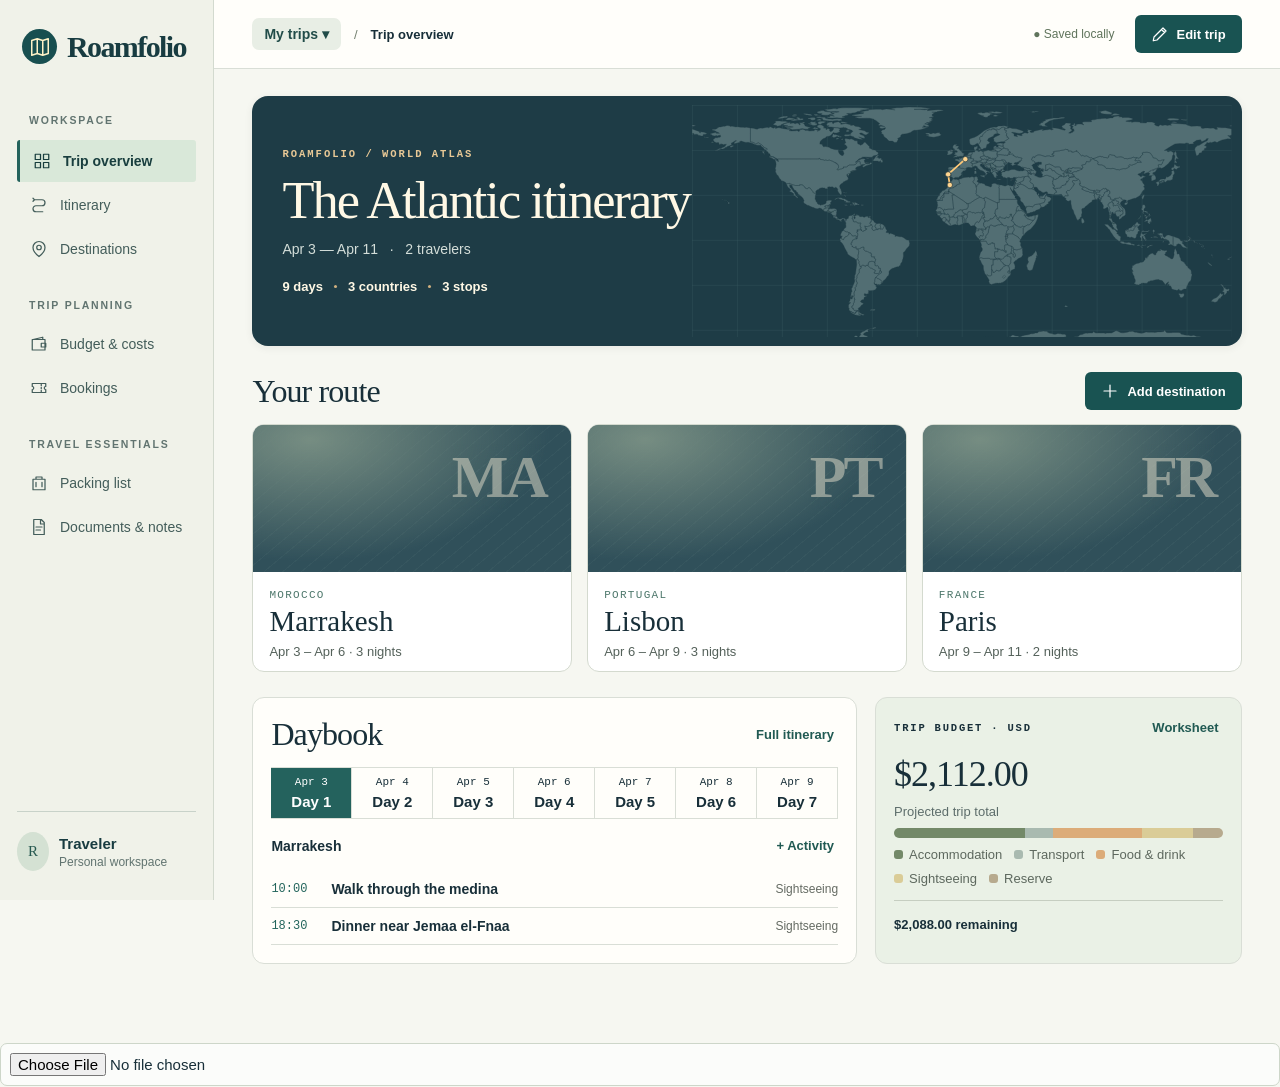
<file: web/index.html>
<!doctype html><html lang="en"><head><meta charset="utf-8"><meta name="viewport" content="width=device-width, initial-scale=1"><meta name="theme-color" content="#f6f7f3"><title>Roamfolio · World travel atlas</title><link rel="stylesheet" href="style.css"><link rel="stylesheet" href="atlas.css"><link rel="stylesheet" href="world.css"></head><body><aside><div class="brand"><span class="brandmark">◈</span> Roamfolio</div><div class="navlabel">WORKSPACE</div><nav id="nav"></nav><div class="sidefoot"><div class="avatar">R</div><div><strong>Traveler</strong><small>Personal workspace</small></div></div></aside><div class="workspace"><header><button id="menu" aria-label="Open navigation">☰</button><button class="workselect" data-action="trips">My trips ▾</button><span class="slash">/</span><strong id="crumb">Trip overview</strong><div class="headerend"><span class="save">● &nbsp; Saved locally</span><button class="primary" id="edit"></button></div></header><main id="main"></main></div><dialog id="modal"><form id="form"><div class="dialoghead"><h2 id="dialogtitle"></h2><button type="button" id="close" aria-label="Close">×</button></div><div id="fields"></div><div class="dialogbuttons"><button type="button" id="cancel">Cancel</button><button class="primary">Save changes</button></div></form></dialog><div role="status" id="toast"></div><input type="file" hidden id="restore" accept=".json"><script src="places.js"></script><script src="world-data.js"></script><script src="land.js"></script><script src="world.js"></script><script src="app.js"></script><script src="actions.js"></script><script src="forms.js"></script></body></html>
</file>
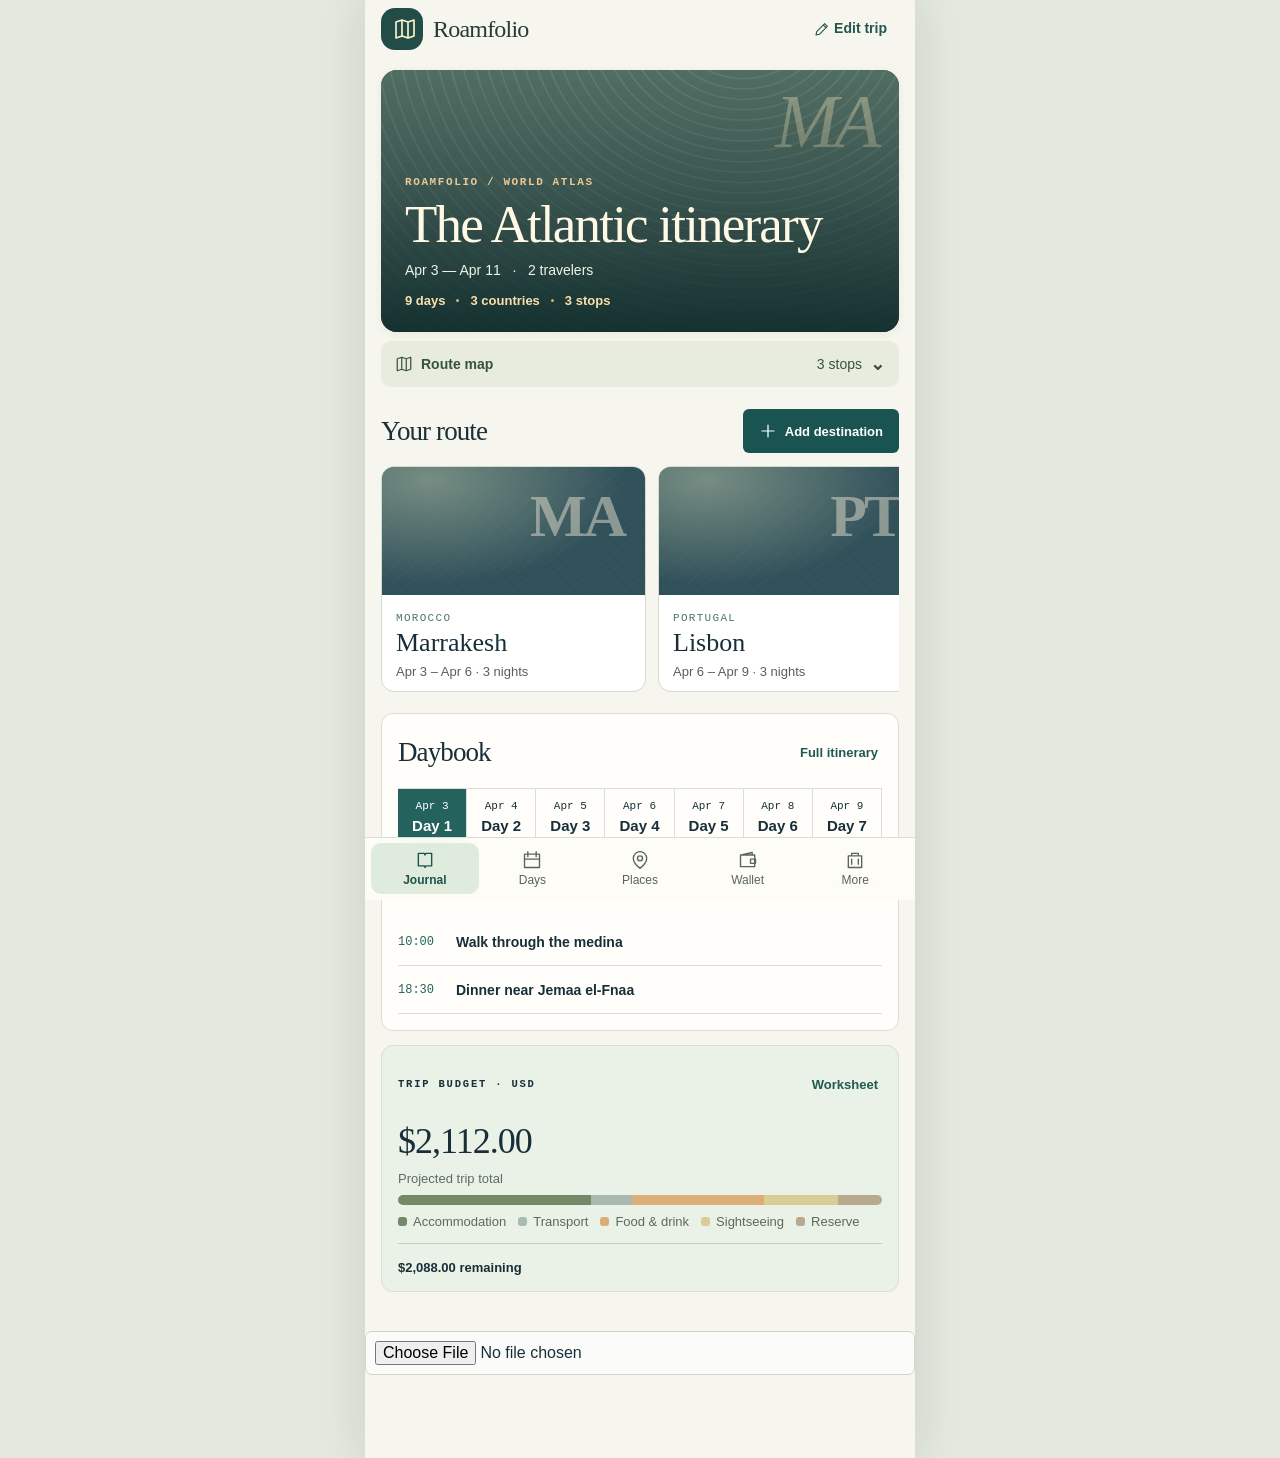
<file: ios/App/public/index.html>
<!doctype html><html lang="en"><head><meta charset="utf-8"><meta name="viewport" content="width=device-width, initial-scale=1,viewport-fit=cover"><meta name="theme-color" content="#f6f7f3"><title>Roamfolio · World travel atlas</title><link rel="stylesheet" href="style.css"><link rel="stylesheet" href="atlas.css"><link rel="stylesheet" href="world.css"><link rel="stylesheet" href="mobile.css"></head><body><aside><div class="brand"><span class="brandmark">◈</span> Roamfolio</div><div class="navlabel">WORKSPACE</div><nav id="nav"></nav><div class="sidefoot"><div class="avatar">R</div><div><strong>Traveler</strong><small>Personal workspace</small></div></div></aside><div class="workspace"><header class="mobileheader"><button type="button" id="menu" data-action="trips" aria-label="Switch trip"></button><strong id="mobileName">Roamfolio</strong><span id="crumb" hidden></span><span class="save" hidden></span><div class="headerend"><button type="button" id="edit" aria-label="Edit trip"></button></div></header><main id="main"></main></div><nav id="tabbar" aria-label="Main navigation"></nav><dialog id="extras"><div class="dialoghead"><h2>Trip tools</h2><button type="button" id="extrasClose" aria-label="Close">×</button></div><div id="extrasList"></div></dialog><dialog id="modal"><form id="form"><div class="dialoghead"><h2 id="dialogtitle"></h2><button type="button" id="close" aria-label="Close">×</button></div><div id="fields"></div><div class="dialogbuttons"><button type="button" id="cancel">Cancel</button><button class="primary">Save changes</button></div></form></dialog><div role="status" id="toast"></div><input type="file" hidden id="restore" accept=".json"><script src="places.js"></script><script src="world-data.js"></script><script src="land.js"></script><script src="world.js"></script><script src="app.js"></script><script src="actions.js"></script><script src="forms.js"></script><script src="mobile.js"></script></body></html>
</file>
<file: web/style.css>
*{box-sizing:border-box} :root{--ink:#25352d;--green:#315c46;--light:#f4f7f1;--line:#dfe4db;--muted:#647066}body{margin:0;background:#f7f8f4;color:var(--ink);font:15px Inter,"Segoe UI",sans-serif}button,input,select,textarea{font:inherit}button{cursor:pointer;color:inherit;background:#fff;border:1px solid var(--line);border-radius:7px;padding:8px 12px}button:hover{filter:brightness(.96)}button:focus-visible,a:focus-visible{outline:3px solid #b48444}aside{width:214px;position:fixed;inset:0 auto 0 0;background:#f1f4ed;border-right:1px solid var(--line);padding:29px 17px;z-index:3;display:flex;flex-direction:column}.brand{font-family:Georgia,serif;font-size:30px;letter-spacing:-1.4px;font-weight:600;display:flex;align-items:center;gap:10px;margin:0 5px 50px}.brandmark{width:35px;height:35px;background:#355c45;color:#f1f4e9;display:grid;place-items:center;border-radius:10px;font-size:30px}.navlabel,.eyebrow,.label{font-size:10.5px;letter-spacing:1.8px;font-weight:700}.navlabel{margin:0 12px 12px;color:#798276}nav button{border:0;background:transparent;width:100%;text-align:left;display:flex;align-items:center;gap:12px;font-size:14px;padding:12px 13px;margin:2px 0;color:#59665b}nav button.active{background:#dee8d9;color:#294b35;font-weight:650}svg{width:18px;height:18px;vertical-align:middle;flex-shrink:0}nav .navlabel{margin-top:29px}.sidefoot{margin-top:auto;display:flex;gap:10px;align-items:center;border-top:1px solid var(--line);padding-top:20px}.avatar{border-radius:100%;background:#e0e5d7;font:15px Georgia;padding:11px}.sidefoot small{display:block;font-size:12px;color:#768073;margin-top:3px}.workspace{margin-left:214px}header{height:69px;border-bottom:1px solid var(--line);display:flex;align-items:center;gap:13px;padding:0 clamp(18px,3vw,50px);font-size:13px;background:#fcfdf9}.crumb,.slash{color:#748070}.headerend{margin-left:auto;display:flex;align-items:center;gap:20px}.save{font-size:12px;color:#60745c}.primary{background:#345d45;color:white;border:0;display:inline-flex;align-items:center;gap:8px;font-size:13px;font-weight:600;padding:10px 16px}#menu{display:none}main{max-width:1660px;margin:auto;padding:27px clamp(18px,3vw,50px) 45px}.hero{position:relative;overflow:hidden;border-radius:14px;height:clamp(236px,20vw,315px);background:#46594a url('https://images.unsplash.com/photo-1493976040374-85c8e12f0c0e?auto=format&fit=crop&w=1800&q=85') center 52%/cover;color:white;display:flex;align-items:flex-end;padding:32px}.hero:before,.dest:before{content:"";position:absolute;inset:0;background:linear-gradient(90deg,#101e1ed4,transparent 84%),linear-gradient(0deg,#111c2033,transparent)}.heroin{position:relative}.hero .eyebrow{display:flex;align-items:center;gap:8px;letter-spacing:2px}.hero h1{font:normal clamp(43px,4.2vw,72px)/1.1 Georgia,serif;letter-spacing:-2.5px;margin:13px 0 15px}.herometa{display:flex;align-items:center;gap:18px;font-size:14px}.herometa span,.photoloc{display:flex;align-items:center;gap:6px}.photoloc{position:absolute;bottom:22px;right:24px;color:#fff;font-size:12px;text-shadow:0 1px 4px #000;background:#23352b7a;padding:5px 9px;border-radius:20px}.stats{display:grid;grid-template-columns:repeat(4,1fr);gap:13px;margin:18px 0 28px}.stat,.box,.rowcard,.plain{background:white;border:1px solid var(--line);border-radius:12px}.stat{padding:17px 18px;display:flex;align-items:center;gap:13px}.iconbox{width:40px;height:40px;display:grid;place-items:center;border-radius:11px;background:#eaf0e6;color:#55704d}.sand{background:#f7eedd;color:#a37c36}.blue{background:#e6eff2;color:#527886}.rose{background:#f6e9e3;color:#ac755d}.stat small{color:var(--muted);font-size:12px}.stat strong{display:block;font-size:23px;font-weight:600;margin-top:3px;letter-spacing:-.7px}.sectionhead,.boxhead{display:flex;align-items:center;justify-content:space-between;gap:8px}h2,h1.title{font:normal 28px Georgia,serif;letter-spacing:-1px;margin:0}.sectionhead{margin-bottom:14px}.link{border:0;background:none;font-size:13px;color:var(--green);font-weight:600;padding:4px}.destgrid{display:grid;grid-template-columns:repeat(3,1fr);gap:15px}.dest{background-color:#51695a;background-size:cover;background-position:center;position:relative;height:clamp(154px,13vw,205px);border:0;overflow:hidden;border-radius:12px;color:white;text-align:left;display:flex;align-items:flex-end;padding:16px 18px}.dest:before{background:linear-gradient(0deg,#13241de3,transparent 85%)}.dest .city{position:relative}.city b{font:normal 29px Georgia;display:block}.city small{font-size:12px;color:#f1f2eb}.stop{position:absolute;top:12px;left:13px;background:#fffffff0;color:#465849;padding:4px 9px;font:700 10px "Segoe UI",sans-serif;letter-spacing:1.1px;border-radius:20px}.columns{display:grid;grid-template-columns:1.25fr 1fr;gap:17px;margin-top:24px}.box{padding:21px}.boxhead{margin-bottom:16px}.boxhead h2{font-size:24px}.actrow{display:flex;align-items:center;gap:12px;padding:13px 0;border-top:1px solid #edf0e9}.actrow strong{font-size:14px}.actrow small,.muted{color:var(--muted);font-size:13px}.actrow small{display:block;margin-top:4px}.actrow time{margin-left:auto;font-size:12px;color:#657365}.costtotal{font-weight:600;font-size:29px;letter-spacing:-1px}.bar{height:10px;border-radius:8px;overflow:hidden;display:flex;margin:13px 0}.legend{display:flex;flex-wrap:wrap;gap:9px 17px;font-size:12px;color:#5d685e}.dot{display:inline-block;width:9px;height:9px;border-radius:3px;margin-right:6px}.pageintro{display:flex;justify-content:space-between;align-items:center;gap:10px;margin:12px 0 20px}.pageintro p{margin:7px 0;color:var(--muted)}h1.title{font-size:37px}.plain{padding:20px;margin:14px 0}.plain h3{margin:0 0 10px}.rowcard{padding:15px 18px;display:flex;gap:12px;align-items:center;margin:9px 0}.grow{flex:1;min-width:0}.grow b,.grow small{display:block;overflow-wrap:anywhere}.grow small{margin-top:4px;color:var(--muted);white-space:pre-line}.money{font-variant-numeric:tabular-nums;white-space:nowrap}.mini{background:transparent;border:0;padding:6px;color:#566759}.toolbar{display:flex;gap:8px;flex-wrap:wrap;margin:12px 0}.day{margin:24px 0 8px;font-size:16px}.empty{padding:20px;color:var(--muted)}.done{text-decoration:line-through;color:#7c867a}dialog{border:1px solid var(--line);border-radius:14px;width:min(480px,94vw);max-height:90vh;color:var(--ink);padding:23px}dialog::backdrop{background:#16271f70}.dialoghead,.dialogbuttons{display:flex;align-items:center;justify-content:space-between;gap:10px}.dialogbuttons{justify-content:flex-end;margin-top:20px}#fields label{display:block;margin:14px 0;font-size:13px;font-weight:600}input:not([type=checkbox]),select,textarea{display:block;width:100%;border:1px solid #cdd6c9;border-radius:7px;background:#fbfcfa;padding:9px;color:var(--ink);margin-top:5px}textarea{min-height:75px}input[type=checkbox]{width:19px;height:19px;accent-color:var(--green)}#toast{position:fixed;bottom:20px;left:50%;transform:translateX(-50%);background:#284736;color:white;padding:10px 18px;border-radius:8px;display:none;z-index:5}.pageimg{height:185px;background-size:cover;background-position:center;border-radius:12px}.notice{font-size:13px;color:var(--muted);line-height:1.6}.notice a{color:var(--green)}@media(max-width:1100px){aside{width:180px}.workspace{margin-left:180px}.stat{padding:13px 10px;gap:8px}.stat strong{font-size:19px}.iconbox{width:33px;height:33px}}@media(max-width:800px){aside{display:none;width:210px;box-shadow:0 5px 24px #19241933}aside.open{display:flex;top:69px}.workspace{margin:0}#menu{display:block}.brand{margin-bottom:20px}.stats{grid-template-columns:repeat(2,1fr)}.columns{grid-template-columns:1fr}.hero{padding:22px}.save{display:none}}@media(max-width:550px){.destgrid{display:flex;overflow-x:auto;padding-bottom:5px}.dest{min-width:72%}.herometa{align-items:flex-start;flex-direction:column;gap:7px}.photoloc{right:12px;bottom:12px;font-size:10px}.rowcard{gap:5px;padding:11px}.headerend{gap:0}.pageintro{align-items:flex-start}.box{padding:16px}.stats{gap:8px}.hero h1{font-size:45px}}
.sr{position:absolute;width:1px;height:1px;overflow:hidden;clip-path:inset(50%)}#printout{display:none}@media print{body>aside,body>.workspace,dialog,#toast,body>input{display:none!important}#printout{display:block}#printout button,#printout .destgrid,#printout .toolbar{display:none}.rowcard,.plain{break-inside:avoid}.stats{grid-template-columns:repeat(2,1fr)}}
</file>
<file: web/atlas.css>
body{--ink:#212b31;--green:#24475c;--line:#d7d4c8;--muted:#60665f;background:#f7f5ee;color:var(--ink)}aside{background:#202f37;color:#f7f5e8;border:0}.brandmark{background:#f0dbad;color:#26393f;border-radius:2px}.brand{letter-spacing:-1.8px}nav button{color:#d6deda;border-radius:3px}nav button.active{background:#41525a;color:white;border-left:3px solid #e8b06b}.navlabel,.sidefoot small{color:#b8c0b8}.avatar{color:#233640;background:#e7cea2}.sidefoot{border-color:#556268}header{background:#f7f5ee}.primary{background:#273f4a;border-radius:3px}.mast,.routepaper .eyebrow,.balance .eyebrow,.daytab small,.plate small,.scheduleline time,.routetotal,.covertext .eyebrow{font-family:"Courier Prime",Consolas,monospace}.mast{display:flex;justify-content:space-between;font-size:12px;letter-spacing:2.2px;padding:0 0 12px;color:#4a565b}.mast span:last-child{color:#a14936}.spread{display:grid;grid-template-columns:1.9fr 1fr;min-height:306px;border:1px solid #c7c4b7}.cover{position:relative;isolation:isolate;background:#314c54;min-height:306px;overflow:hidden}.art{position:relative;overflow:hidden;background:repeating-linear-gradient(135deg,#3a5058 0 16px,#425a62 16px 17px);height:150px;color:#e6dfcc}.art img{position:absolute;inset:0;width:100%;height:100%;object-fit:cover}.coverart{position:absolute;inset:0;height:auto}.kanji{position:absolute;top:12%;right:8%;font:bold 3rem Georgia;opacity:.5}.cover:after{content:"";position:absolute;inset:0;background:linear-gradient(0deg,#13232bee 0%,#19252660 56%,transparent)}.covertext{position:absolute;bottom:25px;left:28px;right:15px;color:white;z-index:1}.covertext h1{font:normal clamp(44px,5vw,82px)/.99 Georgia,serif;letter-spacing:-3px;max-width:100%;overflow-wrap:anywhere;margin:9px 0 15px}.covertext p{margin:0;color:#f5e9cf}.routepaper{background:#f0eadc;padding:22px 25px;display:flex;flex-direction:column;min-width:0}.routepaper .sectionhead{margin-bottom:8px}.routepaper h2{font:italic 32px Georgia}.rail{margin:15px 0;max-height:210px;overflow:auto}.station{position:relative;display:flex;align-items:center;padding:8px 0;gap:11px;width:100%;border:0;background:transparent;text-align:left}.station i{width:10px;height:10px;background:#f0eadc;border:2px solid #aa533b;border-radius:50%;z-index:1}.station:not(:last-child):after{content:"";position:absolute;left:4px;width:2px;background:#aa533b;top:50%;height:100%}.station small{margin-left:auto;color:#696652}.routetotal{margin-top:auto;border-top:1px dashed #a7a393;padding-top:12px;font-size:12px}.routetotal span{padding:0 8px;color:#ac573c}.ledgerlayout{display:grid;grid-template-columns:1.65fr 1fr;gap:24px;margin:25px 0 29px}.agenda,.balance{min-width:0;border-top:3px solid #2d424b;padding:15px 0}.sectionhead h2{font-size:32px}.balance{padding:17px 20px;background:#e9ece3}.balance h2{font:normal 38px Georgia;color:#233d3b;letter-spacing:-1px}.balance p{margin:5px 0 16px;font-size:13px}.balance>div:not(.sectionhead):not(.meter){display:flex;justify-content:space-between;font-size:13px;margin:9px 0}.balance hr{border:0;border-top:1px solid #c6cec1;margin:14px 0}.balance>strong{font-size:13px}.meter{height:6px;background:#c6cfc3;margin:8px 0}.meter i{display:block;height:100%;background:#386254}.daystrip{display:flex;border-block:1px solid var(--line);overflow:auto}.daytab{flex:1;min-width:58px;padding:8px 5px;background:none;border:0;border-right:1px solid var(--line);border-radius:0}.daytab small,.daytab b{display:block}.daytab small{font-size:11px;margin-bottom:5px}.daytab.current{background:#2a424c;color:white}.daytitle{margin:15px 0 5px;font-size:14px}.scheduleline{display:grid;grid-template-columns:50px 1fr auto;gap:10px;align-items:center;width:100%;border:0;border-bottom:1px solid var(--line);border-radius:0;padding:10px 0;text-align:left;background:none}.scheduleline b{font-weight:550;font-size:14px}.scheduleline time,.scheduleline small{font-size:12px;color:#656b63}.atlasgrid{display:grid;grid-template-columns:repeat(auto-fit,minmax(min(200px,100%),1fr));gap:16px}.plate{border:1px solid var(--line);border-radius:2px;overflow:hidden;padding:0;background:#fffcf4;text-align:left}.plate>div:last-child{padding:12px 16px}.plate small{font-size:11px;text-transform:uppercase;color:#7d563e}.plate h3{font:normal 31px Georgia;margin:4px 0}.plate span:not(.kanji){font-size:13px;color:#54615a}.out{font-size:13px;color:#31546a;text-decoration:underline;text-underline-offset:3px}.plain,.box,.rowcard{border-radius:4px}.plain [data-brief]{margin-top:10px;line-height:1.6}.plain [data-brief] p{max-width:78ch}.rowcard .out{max-width:30%}.agenda .link,.routepaper .link,.balance .link{color:#864a34}.agenda .sectionhead{margin-bottom:10px}
@media(max-width:1050px){.ledgerlayout{gap:14px;grid-template-columns:1.5fr 1fr}.spread{grid-template-columns:1.6fr 1fr}.routepaper{padding:18px}.daytab{min-width:47px}.scheduleline small{display:none}}
@media(max-width:650px){.spread,.ledgerlayout{grid-template-columns:1fr}.cover{min-height:245px}.routepaper .rail{margin:8px 0}.routepaper h2{font-size:24px}.routepaper{padding:15px}.atlasgrid{grid-template-columns:repeat(2,minmax(0,1fr));gap:10px}.art{height:120px}.coverart{height:auto}.plate>div:last-child{padding:9px}.plate h3{font-size:24px}.mast{font-size:10px}.ledgerlayout{margin:18px 0}.daytab{min-width:42px}.rowcard{flex-wrap:wrap}}
</file>
<file: web/world.css>
body{--ink:#182f39;--green:#174f50;--line:#d9ded6;--muted:#5d6d6b;background:#f6f7f1}aside{background:#f0f2e9;border-right:1px solid #d3dacf;color:#183c41}.brand{font-family:Georgia,serif;letter-spacing:-1.6px}.brandmark{border-radius:50%;background:#184f50;color:#fff2c7}.navlabel,.sidefoot small{color:#617470}nav button{color:#435d5a;font-weight:500}nav button.active{background:#d9e8d9;border-left-color:#24635c;color:#183e3e}.sidefoot{border-color:#c8d2c9}.avatar{background:#d4e1d3;color:#275950}.workselect{border:0;font-size:14px;background:#e8eee5;color:#214c49;font-weight:600}header{background:#fffefa}.primary{background:#195352;color:#fff;border-radius:6px}.worldcover{position:relative;isolation:isolate;display:grid;grid-template-columns:minmax(260px,1fr) 1.25fr;overflow:hidden;background:#1e3c46;color:#fff8e5;border-radius:16px;margin-bottom:26px;box-shadow:0 2px 8px #18332d11;align-items:center;min-height:250px}.worldtitle{padding:27px 0 27px 30px;position:relative;z-index:1}.worldtitle .eyebrow{font-family:Consolas,monospace;color:#e9c996;font-weight:600;letter-spacing:2px}.worldtitle h1{font:normal clamp(36px,4.1vw,65px)/1.04 Georgia,serif;letter-spacing:-2px;margin:13px 0;overflow-wrap:anywhere}.worldtitle p{font-size:14px;margin:12px 0 22px;color:#d4ded9}.worldcounts{display:flex;align-items:center;gap:11px;font-size:13px;font-weight:600}.worldcounts i{width:3px;height:3px;background:#d0b07f;border-radius:50%}#worldmap{width:100%;padding:8px 10px 8px 0}#worldmap svg{width:100%;height:auto;display:block}.atlasgrid{display:grid;grid-template-columns:repeat(auto-fit,minmax(min(200px,100%),1fr));gap:15px}.plate{border:1px solid #d4dacf;border-radius:12px;background:white;transition:transform .15s,box-shadow .15s}.plate:hover{transform:translateY(-2px);box-shadow:0 4px 12px #1a373011}.plate .art{height:clamp(123px,11.5vw,175px);background-color:#30505a;background-image:radial-gradient(ellipse at 18% 10%,#768d82,transparent 65%),repeating-linear-gradient(140deg,transparent 0 11px,#6a89871a 11px 12px)}.plate .kanji{font-family:Georgia,serif;letter-spacing:-3px;font-size:60px}.plate small{color:#4d776b;letter-spacing:1.3px}.plate h3{font-size:29px}.sectionhead h2,.boxhead h2{letter-spacing:-.9px}.ledgerlayout{gap:18px}.agenda,.balance,.plain,.rowcard{border:1px solid var(--line);border-radius:12px;background:#fffefa}.agenda,.balance{padding:18px}.balance{background:#eaf1e6}.balance .sectionhead,.agenda .sectionhead{margin-bottom:14px}.balance .bar{display:flex!important}.balance .legend{display:flex!important;justify-content:flex-start!important;gap:9px 12px!important}.balance .costtotal{display:block!important;font:normal 36px Georgia!important}.balance .muted{justify-content:flex-start!important}.daytab.current{background:#24625d}.agenda .link,.balance .link{color:#215a53}.out{margin:4px}.scheduleline time{color:#23655c}.pageintro{margin-top:5px}.brandmark svg{width:22px;height:22px}.atlasgrid:empty::after{content:'Add your first destination to start the route.';color:var(--muted);padding:20px 0}.dialogbuttons .primary{background:#195352}dialog{padding:25px;border-radius:14px}.title{overflow-wrap:anywhere}.worldtitle h1,.plate h3{text-wrap:balance}
@media(min-width:1550px){main{max-width:1450px}.worldcover{min-height:285px}}
@media(max-width:850px){.worldcover{grid-template-columns:1fr 1.1fr;min-height:210px}.worldtitle{padding-left:19px}.ledgerlayout{grid-template-columns:1fr}.agenda,.balance{padding:16px}}
@media(max-width:560px){main{padding:15px 12px 32px}header{height:60px;gap:7px;padding:0 12px}aside.open{top:60px}.worldcover{grid-template-columns:1fr;min-height:0;margin-bottom:20px}.worldtitle{padding:21px 20px 0}.worldtitle h1{font-size:39px}.worldtitle p{margin:9px 0}.worldcounts{font-size:12px}#worldmap{height:105px;padding:0 4px 5px;display:flex;justify-content:flex-end}#worldmap svg{width:76%;height:100%}.atlasgrid{display:flex;overflow:auto;scroll-snap-type:x mandatory;padding:1px 1px 9px}.plate{flex:0 0 69%;scroll-snap-align:start}.plate .art{height:136px}.sectionhead h2,.boxhead h2{font-size:26px}.agenda{overflow:hidden}.scheduleline{grid-template-columns:44px 1fr}.primary{padding:8px 10px}.headerend{margin-left:auto}.workselect{padding:7px;font-size:12px}.worldcounts{gap:9px}.ledgerlayout{margin-top:14px}.sectionhead{flex-wrap:wrap}}
@media print{#worldmap svg{max-height:90px}.atlasgrid{display:none}#printout .plain{break-inside:auto}}
</file>
<file: ios/App/public/style.css>
*{box-sizing:border-box} :root{--ink:#25352d;--green:#315c46;--light:#f4f7f1;--line:#dfe4db;--muted:#647066}body{margin:0;background:#f7f8f4;color:var(--ink);font:15px Inter,"Segoe UI",sans-serif}button,input,select,textarea{font:inherit}button{cursor:pointer;color:inherit;background:#fff;border:1px solid var(--line);border-radius:7px;padding:8px 12px}button:hover{filter:brightness(.96)}button:focus-visible,a:focus-visible{outline:3px solid #b48444}aside{width:214px;position:fixed;inset:0 auto 0 0;background:#f1f4ed;border-right:1px solid var(--line);padding:29px 17px;z-index:3;display:flex;flex-direction:column}.brand{font-family:Georgia,serif;font-size:30px;letter-spacing:-1.4px;font-weight:600;display:flex;align-items:center;gap:10px;margin:0 5px 50px}.brandmark{width:35px;height:35px;background:#355c45;color:#f1f4e9;display:grid;place-items:center;border-radius:10px;font-size:30px}.navlabel,.eyebrow,.label{font-size:10.5px;letter-spacing:1.8px;font-weight:700}.navlabel{margin:0 12px 12px;color:#798276}nav button{border:0;background:transparent;width:100%;text-align:left;display:flex;align-items:center;gap:12px;font-size:14px;padding:12px 13px;margin:2px 0;color:#59665b}nav button.active{background:#dee8d9;color:#294b35;font-weight:650}svg{width:18px;height:18px;vertical-align:middle;flex-shrink:0}nav .navlabel{margin-top:29px}.sidefoot{margin-top:auto;display:flex;gap:10px;align-items:center;border-top:1px solid var(--line);padding-top:20px}.avatar{border-radius:100%;background:#e0e5d7;font:15px Georgia;padding:11px}.sidefoot small{display:block;font-size:12px;color:#768073;margin-top:3px}.workspace{margin-left:214px}header{height:69px;border-bottom:1px solid var(--line);display:flex;align-items:center;gap:13px;padding:0 clamp(18px,3vw,50px);font-size:13px;background:#fcfdf9}.crumb,.slash{color:#748070}.headerend{margin-left:auto;display:flex;align-items:center;gap:20px}.save{font-size:12px;color:#60745c}.primary{background:#345d45;color:white;border:0;display:inline-flex;align-items:center;gap:8px;font-size:13px;font-weight:600;padding:10px 16px}#menu{display:none}main{max-width:1660px;margin:auto;padding:27px clamp(18px,3vw,50px) 45px}.hero{position:relative;overflow:hidden;border-radius:14px;height:clamp(236px,20vw,315px);background:#46594a url('https://images.unsplash.com/photo-1493976040374-85c8e12f0c0e?auto=format&fit=crop&w=1800&q=85') center 52%/cover;color:white;display:flex;align-items:flex-end;padding:32px}.hero:before,.dest:before{content:"";position:absolute;inset:0;background:linear-gradient(90deg,#101e1ed4,transparent 84%),linear-gradient(0deg,#111c2033,transparent)}.heroin{position:relative}.hero .eyebrow{display:flex;align-items:center;gap:8px;letter-spacing:2px}.hero h1{font:normal clamp(43px,4.2vw,72px)/1.1 Georgia,serif;letter-spacing:-2.5px;margin:13px 0 15px}.herometa{display:flex;align-items:center;gap:18px;font-size:14px}.herometa span,.photoloc{display:flex;align-items:center;gap:6px}.photoloc{position:absolute;bottom:22px;right:24px;color:#fff;font-size:12px;text-shadow:0 1px 4px #000;background:#23352b7a;padding:5px 9px;border-radius:20px}.stats{display:grid;grid-template-columns:repeat(4,1fr);gap:13px;margin:18px 0 28px}.stat,.box,.rowcard,.plain{background:white;border:1px solid var(--line);border-radius:12px}.stat{padding:17px 18px;display:flex;align-items:center;gap:13px}.iconbox{width:40px;height:40px;display:grid;place-items:center;border-radius:11px;background:#eaf0e6;color:#55704d}.sand{background:#f7eedd;color:#a37c36}.blue{background:#e6eff2;color:#527886}.rose{background:#f6e9e3;color:#ac755d}.stat small{color:var(--muted);font-size:12px}.stat strong{display:block;font-size:23px;font-weight:600;margin-top:3px;letter-spacing:-.7px}.sectionhead,.boxhead{display:flex;align-items:center;justify-content:space-between;gap:8px}h2,h1.title{font:normal 28px Georgia,serif;letter-spacing:-1px;margin:0}.sectionhead{margin-bottom:14px}.link{border:0;background:none;font-size:13px;color:var(--green);font-weight:600;padding:4px}.destgrid{display:grid;grid-template-columns:repeat(3,1fr);gap:15px}.dest{background-color:#51695a;background-size:cover;background-position:center;position:relative;height:clamp(154px,13vw,205px);border:0;overflow:hidden;border-radius:12px;color:white;text-align:left;display:flex;align-items:flex-end;padding:16px 18px}.dest:before{background:linear-gradient(0deg,#13241de3,transparent 85%)}.dest .city{position:relative}.city b{font:normal 29px Georgia;display:block}.city small{font-size:12px;color:#f1f2eb}.stop{position:absolute;top:12px;left:13px;background:#fffffff0;color:#465849;padding:4px 9px;font:700 10px "Segoe UI",sans-serif;letter-spacing:1.1px;border-radius:20px}.columns{display:grid;grid-template-columns:1.25fr 1fr;gap:17px;margin-top:24px}.box{padding:21px}.boxhead{margin-bottom:16px}.boxhead h2{font-size:24px}.actrow{display:flex;align-items:center;gap:12px;padding:13px 0;border-top:1px solid #edf0e9}.actrow strong{font-size:14px}.actrow small,.muted{color:var(--muted);font-size:13px}.actrow small{display:block;margin-top:4px}.actrow time{margin-left:auto;font-size:12px;color:#657365}.costtotal{font-weight:600;font-size:29px;letter-spacing:-1px}.bar{height:10px;border-radius:8px;overflow:hidden;display:flex;margin:13px 0}.legend{display:flex;flex-wrap:wrap;gap:9px 17px;font-size:12px;color:#5d685e}.dot{display:inline-block;width:9px;height:9px;border-radius:3px;margin-right:6px}.pageintro{display:flex;justify-content:space-between;align-items:center;gap:10px;margin:12px 0 20px}.pageintro p{margin:7px 0;color:var(--muted)}h1.title{font-size:37px}.plain{padding:20px;margin:14px 0}.plain h3{margin:0 0 10px}.rowcard{padding:15px 18px;display:flex;gap:12px;align-items:center;margin:9px 0}.grow{flex:1;min-width:0}.grow b,.grow small{display:block;overflow-wrap:anywhere}.grow small{margin-top:4px;color:var(--muted);white-space:pre-line}.money{font-variant-numeric:tabular-nums;white-space:nowrap}.mini{background:transparent;border:0;padding:6px;color:#566759}.toolbar{display:flex;gap:8px;flex-wrap:wrap;margin:12px 0}.day{margin:24px 0 8px;font-size:16px}.empty{padding:20px;color:var(--muted)}.done{text-decoration:line-through;color:#7c867a}dialog{border:1px solid var(--line);border-radius:14px;width:min(480px,94vw);max-height:90vh;color:var(--ink);padding:23px}dialog::backdrop{background:#16271f70}.dialoghead,.dialogbuttons{display:flex;align-items:center;justify-content:space-between;gap:10px}.dialogbuttons{justify-content:flex-end;margin-top:20px}#fields label{display:block;margin:14px 0;font-size:13px;font-weight:600}input:not([type=checkbox]),select,textarea{display:block;width:100%;border:1px solid #cdd6c9;border-radius:7px;background:#fbfcfa;padding:9px;color:var(--ink);margin-top:5px}textarea{min-height:75px}input[type=checkbox]{width:19px;height:19px;accent-color:var(--green)}#toast{position:fixed;bottom:20px;left:50%;transform:translateX(-50%);background:#284736;color:white;padding:10px 18px;border-radius:8px;display:none;z-index:5}.pageimg{height:185px;background-size:cover;background-position:center;border-radius:12px}.notice{font-size:13px;color:var(--muted);line-height:1.6}.notice a{color:var(--green)}@media(max-width:1100px){aside{width:180px}.workspace{margin-left:180px}.stat{padding:13px 10px;gap:8px}.stat strong{font-size:19px}.iconbox{width:33px;height:33px}}@media(max-width:800px){aside{display:none;width:210px;box-shadow:0 5px 24px #19241933}aside.open{display:flex;top:69px}.workspace{margin:0}#menu{display:block}.brand{margin-bottom:20px}.stats{grid-template-columns:repeat(2,1fr)}.columns{grid-template-columns:1fr}.hero{padding:22px}.save{display:none}}@media(max-width:550px){.destgrid{display:flex;overflow-x:auto;padding-bottom:5px}.dest{min-width:72%}.herometa{align-items:flex-start;flex-direction:column;gap:7px}.photoloc{right:12px;bottom:12px;font-size:10px}.rowcard{gap:5px;padding:11px}.headerend{gap:0}.pageintro{align-items:flex-start}.box{padding:16px}.stats{gap:8px}.hero h1{font-size:45px}}
.sr{position:absolute;width:1px;height:1px;overflow:hidden;clip-path:inset(50%)}#printout{display:none}@media print{body>aside,body>.workspace,dialog,#toast,body>input{display:none!important}#printout{display:block}#printout button,#printout .destgrid,#printout .toolbar{display:none}.rowcard,.plain{break-inside:avoid}.stats{grid-template-columns:repeat(2,1fr)}}
</file>
<file: ios/App/public/atlas.css>
body{--ink:#212b31;--green:#24475c;--line:#d7d4c8;--muted:#60665f;background:#f7f5ee;color:var(--ink)}aside{background:#202f37;color:#f7f5e8;border:0}.brandmark{background:#f0dbad;color:#26393f;border-radius:2px}.brand{letter-spacing:-1.8px}nav button{color:#d6deda;border-radius:3px}nav button.active{background:#41525a;color:white;border-left:3px solid #e8b06b}.navlabel,.sidefoot small{color:#b8c0b8}.avatar{color:#233640;background:#e7cea2}.sidefoot{border-color:#556268}header{background:#f7f5ee}.primary{background:#273f4a;border-radius:3px}.mast,.routepaper .eyebrow,.balance .eyebrow,.daytab small,.plate small,.scheduleline time,.routetotal,.covertext .eyebrow{font-family:"Courier Prime",Consolas,monospace}.mast{display:flex;justify-content:space-between;font-size:12px;letter-spacing:2.2px;padding:0 0 12px;color:#4a565b}.mast span:last-child{color:#a14936}.spread{display:grid;grid-template-columns:1.9fr 1fr;min-height:306px;border:1px solid #c7c4b7}.cover{position:relative;isolation:isolate;background:#314c54;min-height:306px;overflow:hidden}.art{position:relative;overflow:hidden;background:repeating-linear-gradient(135deg,#3a5058 0 16px,#425a62 16px 17px);height:150px;color:#e6dfcc}.art img{position:absolute;inset:0;width:100%;height:100%;object-fit:cover}.coverart{position:absolute;inset:0;height:auto}.kanji{position:absolute;top:12%;right:8%;font:bold 3rem Georgia;opacity:.5}.cover:after{content:"";position:absolute;inset:0;background:linear-gradient(0deg,#13232bee 0%,#19252660 56%,transparent)}.covertext{position:absolute;bottom:25px;left:28px;right:15px;color:white;z-index:1}.covertext h1{font:normal clamp(44px,5vw,82px)/.99 Georgia,serif;letter-spacing:-3px;max-width:100%;overflow-wrap:anywhere;margin:9px 0 15px}.covertext p{margin:0;color:#f5e9cf}.routepaper{background:#f0eadc;padding:22px 25px;display:flex;flex-direction:column;min-width:0}.routepaper .sectionhead{margin-bottom:8px}.routepaper h2{font:italic 32px Georgia}.rail{margin:15px 0;max-height:210px;overflow:auto}.station{position:relative;display:flex;align-items:center;padding:8px 0;gap:11px;width:100%;border:0;background:transparent;text-align:left}.station i{width:10px;height:10px;background:#f0eadc;border:2px solid #aa533b;border-radius:50%;z-index:1}.station:not(:last-child):after{content:"";position:absolute;left:4px;width:2px;background:#aa533b;top:50%;height:100%}.station small{margin-left:auto;color:#696652}.routetotal{margin-top:auto;border-top:1px dashed #a7a393;padding-top:12px;font-size:12px}.routetotal span{padding:0 8px;color:#ac573c}.ledgerlayout{display:grid;grid-template-columns:1.65fr 1fr;gap:24px;margin:25px 0 29px}.agenda,.balance{min-width:0;border-top:3px solid #2d424b;padding:15px 0}.sectionhead h2{font-size:32px}.balance{padding:17px 20px;background:#e9ece3}.balance h2{font:normal 38px Georgia;color:#233d3b;letter-spacing:-1px}.balance p{margin:5px 0 16px;font-size:13px}.balance>div:not(.sectionhead):not(.meter){display:flex;justify-content:space-between;font-size:13px;margin:9px 0}.balance hr{border:0;border-top:1px solid #c6cec1;margin:14px 0}.balance>strong{font-size:13px}.meter{height:6px;background:#c6cfc3;margin:8px 0}.meter i{display:block;height:100%;background:#386254}.daystrip{display:flex;border-block:1px solid var(--line);overflow:auto}.daytab{flex:1;min-width:58px;padding:8px 5px;background:none;border:0;border-right:1px solid var(--line);border-radius:0}.daytab small,.daytab b{display:block}.daytab small{font-size:11px;margin-bottom:5px}.daytab.current{background:#2a424c;color:white}.daytitle{margin:15px 0 5px;font-size:14px}.scheduleline{display:grid;grid-template-columns:50px 1fr auto;gap:10px;align-items:center;width:100%;border:0;border-bottom:1px solid var(--line);border-radius:0;padding:10px 0;text-align:left;background:none}.scheduleline b{font-weight:550;font-size:14px}.scheduleline time,.scheduleline small{font-size:12px;color:#656b63}.atlasgrid{display:grid;grid-template-columns:repeat(auto-fit,minmax(min(200px,100%),1fr));gap:16px}.plate{border:1px solid var(--line);border-radius:2px;overflow:hidden;padding:0;background:#fffcf4;text-align:left}.plate>div:last-child{padding:12px 16px}.plate small{font-size:11px;text-transform:uppercase;color:#7d563e}.plate h3{font:normal 31px Georgia;margin:4px 0}.plate span:not(.kanji){font-size:13px;color:#54615a}.out{font-size:13px;color:#31546a;text-decoration:underline;text-underline-offset:3px}.plain,.box,.rowcard{border-radius:4px}.plain [data-brief]{margin-top:10px;line-height:1.6}.plain [data-brief] p{max-width:78ch}.rowcard .out{max-width:30%}.agenda .link,.routepaper .link,.balance .link{color:#864a34}.agenda .sectionhead{margin-bottom:10px}
@media(max-width:1050px){.ledgerlayout{gap:14px;grid-template-columns:1.5fr 1fr}.spread{grid-template-columns:1.6fr 1fr}.routepaper{padding:18px}.daytab{min-width:47px}.scheduleline small{display:none}}
@media(max-width:650px){.spread,.ledgerlayout{grid-template-columns:1fr}.cover{min-height:245px}.routepaper .rail{margin:8px 0}.routepaper h2{font-size:24px}.routepaper{padding:15px}.atlasgrid{grid-template-columns:repeat(2,minmax(0,1fr));gap:10px}.art{height:120px}.coverart{height:auto}.plate>div:last-child{padding:9px}.plate h3{font-size:24px}.mast{font-size:10px}.ledgerlayout{margin:18px 0}.daytab{min-width:42px}.rowcard{flex-wrap:wrap}}
</file>
<file: ios/App/public/world.css>
body{--ink:#182f39;--green:#174f50;--line:#d9ded6;--muted:#5d6d6b;background:#f6f7f1}aside{background:#f0f2e9;border-right:1px solid #d3dacf;color:#183c41}.brand{font-family:Georgia,serif;letter-spacing:-1.6px}.brandmark{border-radius:50%;background:#184f50;color:#fff2c7}.navlabel,.sidefoot small{color:#617470}nav button{color:#435d5a;font-weight:500}nav button.active{background:#d9e8d9;border-left-color:#24635c;color:#183e3e}.sidefoot{border-color:#c8d2c9}.avatar{background:#d4e1d3;color:#275950}.workselect{border:0;font-size:14px;background:#e8eee5;color:#214c49;font-weight:600}header{background:#fffefa}.primary{background:#195352;color:#fff;border-radius:6px}.worldcover{position:relative;isolation:isolate;display:grid;grid-template-columns:minmax(260px,1fr) 1.25fr;overflow:hidden;background:#1e3c46;color:#fff8e5;border-radius:16px;margin-bottom:26px;box-shadow:0 2px 8px #18332d11;align-items:center;min-height:250px}.worldtitle{padding:27px 0 27px 30px;position:relative;z-index:1}.worldtitle .eyebrow{font-family:Consolas,monospace;color:#e9c996;font-weight:600;letter-spacing:2px}.worldtitle h1{font:normal clamp(36px,4.1vw,65px)/1.04 Georgia,serif;letter-spacing:-2px;margin:13px 0;overflow-wrap:anywhere}.worldtitle p{font-size:14px;margin:12px 0 22px;color:#d4ded9}.worldcounts{display:flex;align-items:center;gap:11px;font-size:13px;font-weight:600}.worldcounts i{width:3px;height:3px;background:#d0b07f;border-radius:50%}#worldmap{width:100%;padding:8px 10px 8px 0}#worldmap svg{width:100%;height:auto;display:block}.atlasgrid{display:grid;grid-template-columns:repeat(auto-fit,minmax(min(200px,100%),1fr));gap:15px}.plate{border:1px solid #d4dacf;border-radius:12px;background:white;transition:transform .15s,box-shadow .15s}.plate:hover{transform:translateY(-2px);box-shadow:0 4px 12px #1a373011}.plate .art{height:clamp(123px,11.5vw,175px);background-color:#30505a;background-image:radial-gradient(ellipse at 18% 10%,#768d82,transparent 65%),repeating-linear-gradient(140deg,transparent 0 11px,#6a89871a 11px 12px)}.plate .kanji{font-family:Georgia,serif;letter-spacing:-3px;font-size:60px}.plate small{color:#4d776b;letter-spacing:1.3px}.plate h3{font-size:29px}.sectionhead h2,.boxhead h2{letter-spacing:-.9px}.ledgerlayout{gap:18px}.agenda,.balance,.plain,.rowcard{border:1px solid var(--line);border-radius:12px;background:#fffefa}.agenda,.balance{padding:18px}.balance{background:#eaf1e6}.balance .sectionhead,.agenda .sectionhead{margin-bottom:14px}.balance .bar{display:flex!important}.balance .legend{display:flex!important;justify-content:flex-start!important;gap:9px 12px!important}.balance .costtotal{display:block!important;font:normal 36px Georgia!important}.balance .muted{justify-content:flex-start!important}.daytab.current{background:#24625d}.agenda .link,.balance .link{color:#215a53}.out{margin:4px}.scheduleline time{color:#23655c}.pageintro{margin-top:5px}.brandmark svg{width:22px;height:22px}.atlasgrid:empty::after{content:'Add your first destination to start the route.';color:var(--muted);padding:20px 0}.dialogbuttons .primary{background:#195352}dialog{padding:25px;border-radius:14px}.title{overflow-wrap:anywhere}.worldtitle h1,.plate h3{text-wrap:balance}
@media(min-width:1550px){main{max-width:1450px}.worldcover{min-height:285px}}
@media(max-width:850px){.worldcover{grid-template-columns:1fr 1.1fr;min-height:210px}.worldtitle{padding-left:19px}.ledgerlayout{grid-template-columns:1fr}.agenda,.balance{padding:16px}}
@media(max-width:560px){main{padding:15px 12px 32px}header{height:60px;gap:7px;padding:0 12px}aside.open{top:60px}.worldcover{grid-template-columns:1fr;min-height:0;margin-bottom:20px}.worldtitle{padding:21px 20px 0}.worldtitle h1{font-size:39px}.worldtitle p{margin:9px 0}.worldcounts{font-size:12px}#worldmap{height:105px;padding:0 4px 5px;display:flex;justify-content:flex-end}#worldmap svg{width:76%;height:100%}.atlasgrid{display:flex;overflow:auto;scroll-snap-type:x mandatory;padding:1px 1px 9px}.plate{flex:0 0 69%;scroll-snap-align:start}.plate .art{height:136px}.sectionhead h2,.boxhead h2{font-size:26px}.agenda{overflow:hidden}.scheduleline{grid-template-columns:44px 1fr}.primary{padding:8px 10px}.headerend{margin-left:auto}.workselect{padding:7px;font-size:12px}.worldcounts{gap:9px}.ledgerlayout{margin-top:14px}.sectionhead{flex-wrap:wrap}}
@media print{#worldmap svg{max-height:90px}.atlasgrid{display:none}#printout .plain{break-inside:auto}}
</file>
<file: ios/App/public/mobile.css>
html{background:#e4e8de;-webkit-text-size-adjust:100%}body{max-width:550px;margin:auto;min-height:100dvh;background:#f7f6ee;box-shadow:0 0 45px #132d2820;padding-bottom:calc(83px + env(safe-area-inset-bottom));font-family:-apple-system,BlinkMacSystemFont,"Segoe UI",sans-serif}body>aside{display:none!important}.workspace{margin:0}main{padding:12px 16px 22px}.mobileheader{position:sticky;top:0;z-index:2;display:flex;align-items:center;justify-content:space-between;padding:env(safe-area-inset-top) 16px 0;height:calc(58px + env(safe-area-inset-top));background:#f7f6eef5;border:0;gap:10px}.mobileheader #menu{display:grid;place-items:center;width:42px;height:42px;border:none;border-radius:14px;background:#224c48;color:#fff3ce}.mobileheader #menu svg{width:24px;height:24px}.mobileheader #mobileName{font:normal 24px Georgia,serif;color:#253d37;letter-spacing:-.8px}.mobileheader .headerend{margin-left:auto}.mobileheader #edit{min-height:42px;background:transparent;border:0;color:#25564d;font-weight:600;font-size:14px}.mobileheader #edit svg{width:16px}.worldcover{display:flex;min-height:262px;align-items:flex-end;border-radius:16px;margin:0;background:#234b46}.mobilePicture,.mobilePicture .art,.mobilePicture img{position:absolute;inset:0;width:100%;height:100%;border-radius:0}.mobilePicture:after{content:"";position:absolute;inset:0;background:linear-gradient(0deg,#102c2cf0 0%,#182f316e 58%,#223d3320 100%)}.mobilePicture .art{background:repeating-radial-gradient(ellipse at 70% -20%,#58756a 0 9px,#6b887a 10px,#58756a 12px)}.mobilePicture .kanji{font:italic 76px Georgia;letter-spacing:-4px;top:8px;right:22px;color:#f2e3bb}.worldtitle{padding:24px;position:relative;z-index:1}.worldtitle h1{font:normal clamp(36px,10vw,53px)/.98 Georgia;letter-spacing:-1.8px;margin:11px 0}.worldtitle p{margin:10px 0 15px;color:#f1f2e8}.worldtitle .eyebrow{font-size:11px;letter-spacing:1.6px}.worldcounts{font-size:13px;color:#f9dfad}.routefold{background:#e7ecdf;border-radius:10px;margin:9px 0 22px;overflow:hidden}.routefold summary{list-style:none;padding:12px 14px;font-weight:600;font-size:14px;color:#365243;min-height:44px;cursor:pointer;display:flex;align-items:center;gap:8px}.routefold summary:after{content:'⌄';font-size:18px}.routefold[open] summary:after{transform:rotate(180deg)}.routefold summary span{margin-left:auto;font-weight:450}.routefold #worldmap{display:block;height:auto;padding:8px;background:#203f48}.routefold #worldmap svg{width:100%;height:auto}.sectionhead{margin-bottom:12px}.sectionhead h2,.boxhead h2{font:normal 27px Georgia}.sectionhead .primary,.pageintro .primary{min-height:44px}.atlasgrid{display:flex;gap:12px;overflow-x:auto;scroll-snap-type:x mandatory;padding:1px 1px 9px}.plate{flex:0 0 min(70%,265px);border-radius:13px;scroll-snap-align:start}.plate .art{height:128px}.plate>div:last-child{padding:12px 14px}.plate h3{font-size:26px}.ledgerlayout,.columns{display:grid;grid-template-columns:1fr;gap:14px;margin:12px 0}.agenda,.balance{padding:16px}.daystrip{overflow:auto}.daytab{min-height:55px}.rowcard{flex-wrap:wrap;gap:9px;padding:13px}.rowcard .grow{min-width:45%}.rowcard .mini,.link{min-height:44px}.daytitle .link,.boxhead .link{display:flex;align-items:center}.scheduleline{grid-template-columns:48px 1fr;min-height:48px}.scheduleline small{display:none}.stats{grid-template-columns:repeat(2,minmax(0,1fr))}.stat{min-width:0}.stat strong{overflow-wrap:anywhere}.pageintro{flex-wrap:wrap}.pageintro h1.title{font-size:34px}.pageintro p{line-height:1.5}.toolbar button,.out{min-height:44px}.out{display:inline-flex;align-items:center}#tabbar{position:fixed;z-index:3;bottom:0;left:50%;transform:translateX(-50%);width:min(100%,550px);display:grid;grid-template-columns:repeat(5,1fr);background:#fdfcf6f7;border-top:1px solid #d8dfd2;padding:5px 6px calc(6px + env(safe-area-inset-bottom));backdrop-filter:blur(15px)}#tabbar button{min-height:51px;display:flex;flex-direction:column;justify-content:center;gap:3px;padding:5px 1px;margin:0;border:0;border-radius:10px;text-align:center;background:none;color:#59665e;font-size:12px}#tabbar button[aria-current=page]{background:#dfebdc;color:#1e5347;font-weight:650}#tabbar svg{width:20px;height:20px}dialog{position:fixed;inset:auto 0 0;margin:0 auto;width:min(550px,100%);max-width:100%;border:0;border-radius:20px 20px 0 0;padding:20px 20px calc(20px + env(safe-area-inset-bottom));max-height:85dvh;overscroll-behavior:contain;box-shadow:0 -12px 40px #1738311c}dialog::backdrop{background:#172d2c68}.dialoghead{position:sticky;top:-20px;background:white;z-index:1;padding:5px 0}.dialoghead button{width:44px;height:44px}.dialogbuttons{padding:8px 0}.dialogbuttons button,input:not([type=checkbox]),select,textarea{font-size:16px;min-height:44px}#extrasList{display:grid;grid-template-columns:1fr 1fr;gap:8px;margin-top:18px}#extrasList .extra{display:flex;gap:9px;align-items:center;min-height:54px;border-radius:9px;background:#f2f4eb;text-align:left;font-size:14px}#toast{bottom:calc(76px + env(safe-area-inset-bottom));width:max-content;max-width:90vw}button{touch-action:manipulation}body:has(dialog[open]){overflow:hidden}@media(prefers-reduced-motion:reduce){*{transition:none!important;scroll-behavior:auto!important}}@media print{#tabbar,.mobileheader,#extras{display:none!important}body{box-shadow:none;max-width:100%;padding:0}}
</file>
